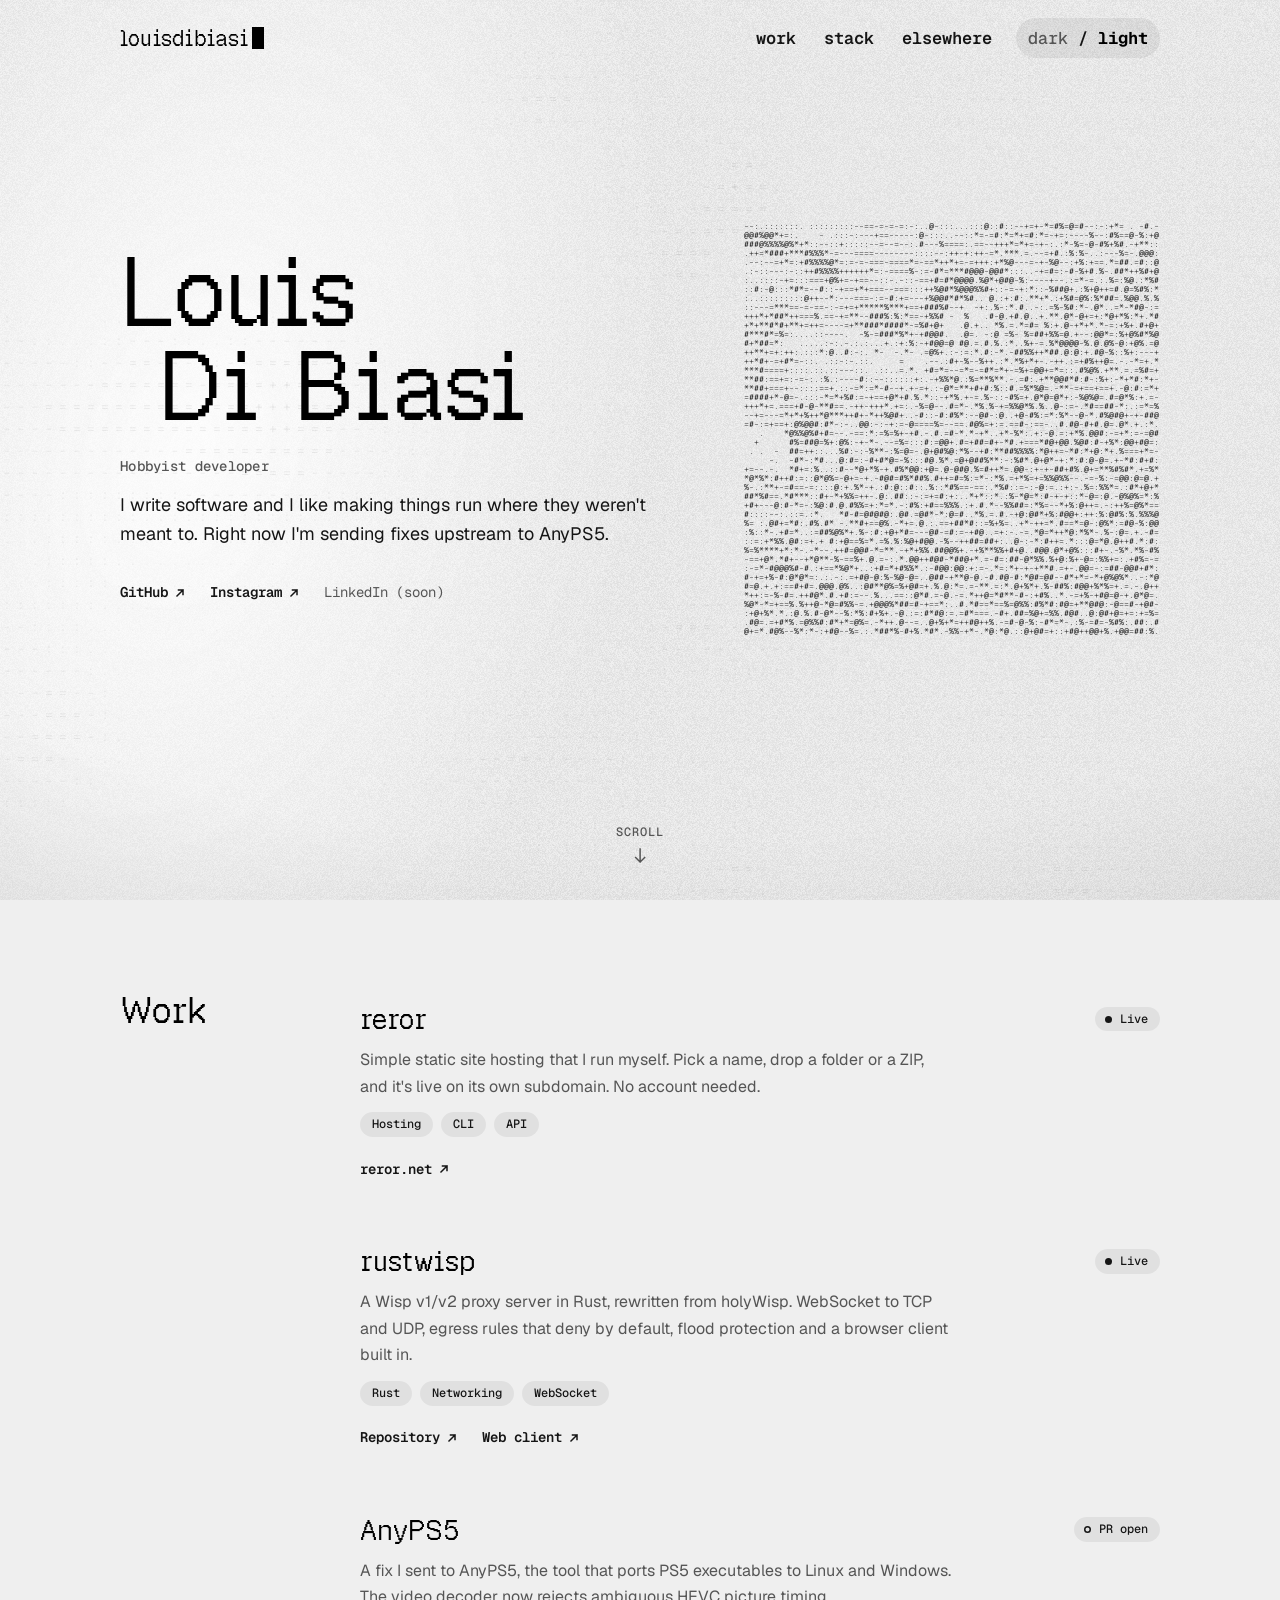
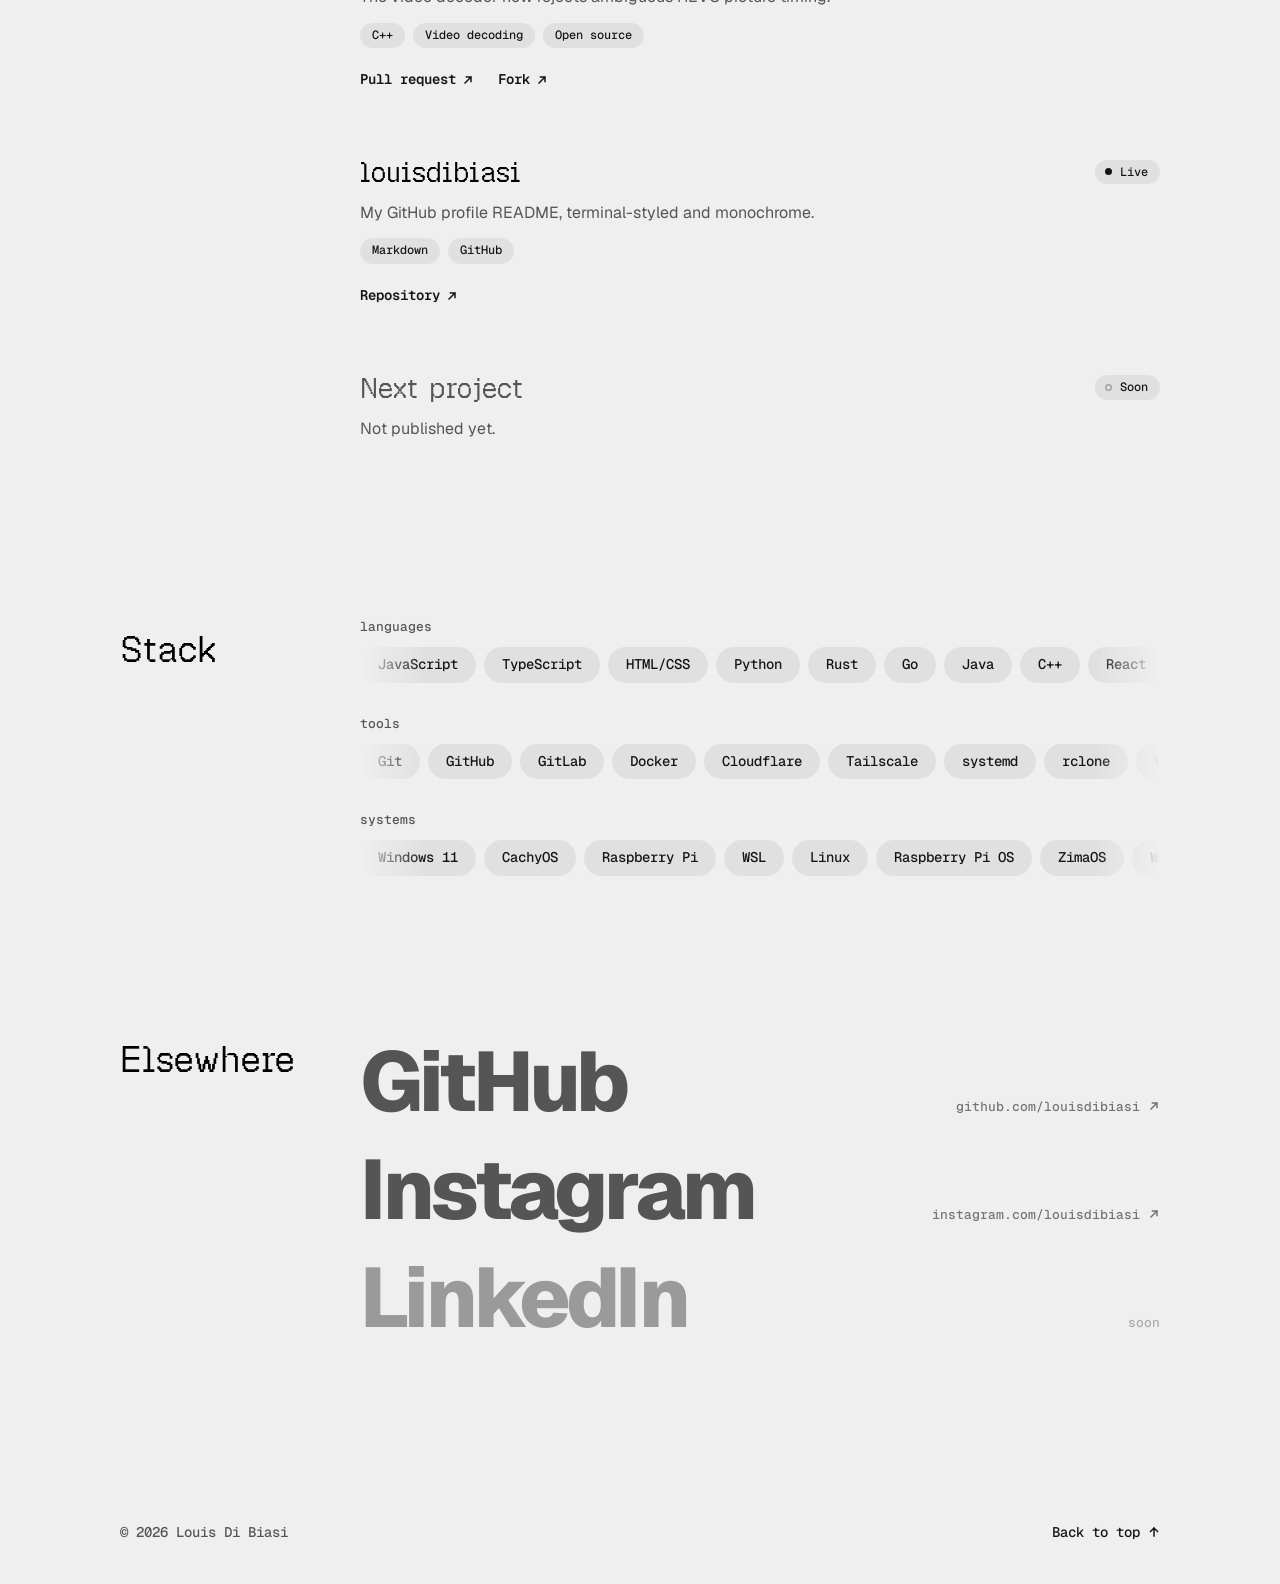
<file: index.html>
<!doctype html>
<html lang="en">
<head>
  <meta charset="utf-8">
  <meta name="viewport" content="width=device-width, initial-scale=1">
  <meta name="color-scheme" content="dark light">
  <meta name="darkreader-lock">
  <title>Louis Di Biasi</title>
  <meta name="description" content="Louis Di Biasi, hobbyist developer. I write software and like making things run where they weren't meant to. Projects, stack and links.">
  <link rel="canonical" href="https://louisdibiasi.is-a.dev/">
  <meta name="theme-color" content="#060606" media="(prefers-color-scheme: dark)">
  <meta name="theme-color" content="#efefef" media="(prefers-color-scheme: light)">
  <meta property="og:type" content="website">
  <meta property="og:url" content="https://louisdibiasi.is-a.dev/">
  <meta property="og:title" content="Louis Di Biasi">
  <meta property="og:description" content="Hobbyist developer. Projects, stack and links.">
  <meta name="twitter:card" content="summary">
  <meta name="twitter:title" content="Louis Di Biasi">
  <meta name="twitter:description" content="Hobbyist developer. Projects, stack and links.">
  <script>(function(){var d=document.documentElement;d.className+=" js";try{var t=localStorage.getItem("theme");if(t==="light"||t==="dark")d.setAttribute("data-theme",t)}catch(e){}})();</script>
  <link rel="preload" href="fonts/geist-pixel-square.woff2" as="font" type="font/woff2" crossorigin>
  <link rel="preload" href="fonts/geist-var.woff2" as="font" type="font/woff2" crossorigin>
  <link rel="stylesheet" href="css/styles.css">
  <link rel="icon" href="favicon.svg" type="image/svg+xml">
  <script src="js/main.js" defer></script>
  <script src="js/backdrop.js" defer></script>
  <script src="js/ascii-portrait.js" defer></script>
</head>
<body id="top">
  <div class="bg" aria-hidden="true">
    <i class="beam"></i>
    <canvas class="field"></canvas>
    <i class="grain"></i>
    <i class="vignette"></i>
  </div>
  <div class="sentinel" aria-hidden="true"></div>
  <a class="scroll-cue" href="#work" aria-label="Scroll down to work"><span>scroll</span><svg class="down" width="12" height="16" viewBox="0 0 12 16" aria-hidden="true" focusable="false"><path d="M6 1v13M1.5 9.5 6 14l4.5-4.5" fill="none" stroke="currentColor" stroke-width="1.5" stroke-linecap="square"/></svg></a>
  <a class="skip" href="#main">Skip to content</a>

  <header class="site-header">
    <div class="wrap bar">
      <a class="wordmark rl-host" href="#top" aria-label="louisdibiasi, back to top">
<span class="rl" aria-hidden="true"><span class="rl-w"><span class="rl-c" style="--i:0"><span data-c="l">l</span></span><span class="rl-c" style="--i:1"><span data-c="o">o</span></span><span class="rl-c" style="--i:2"><span data-c="u">u</span></span><span class="rl-c" style="--i:3"><span data-c="i">i</span></span><span class="rl-c" style="--i:4"><span data-c="s">s</span></span><span class="rl-c" style="--i:5"><span data-c="d">d</span></span><span class="rl-c" style="--i:6"><span data-c="i">i</span></span><span class="rl-c" style="--i:7"><span data-c="b">b</span></span><span class="rl-c" style="--i:8"><span data-c="i">i</span></span><span class="rl-c" style="--i:9"><span data-c="a">a</span></span><span class="rl-c" style="--i:10"><span data-c="s">s</span></span><span class="rl-c" style="--i:11"><span data-c="i">i</span></span></span></span>
<span class="cursor" aria-hidden="true"></span></a>
      <nav class="nav" aria-label="Sections">
        <div class="nav-links">
          <a href="#work">work</a>
          <a href="#stack">stack</a>
          <a href="#elsewhere">elsewhere</a>
        </div>
        <button class="theme-toggle" type="button" aria-label="dark / light theme"><span data-t="dark">dark</span> / <span data-t="light">light</span></button>
      </nav>
    </div>
  </header>

  <main id="main">
    <section class="hero" aria-labelledby="name">
      <div class="wrap hero-grid">
        <div class="hero-text">
          <h1 class="name" id="name">
<span class="vh">Louis Di Biasi</span>
<span class="n1 rl-host"><span class="rl" aria-hidden="true"><span class="rl-w"><span class="rl-c" style="--i:0"><span data-c="L">L</span></span><span class="rl-c" style="--i:1"><span data-c="o">o</span></span><span class="rl-c" style="--i:2"><span data-c="u">u</span></span><span class="rl-c" style="--i:3"><span data-c="i">i</span></span><span class="rl-c" style="--i:4"><span data-c="s">s</span></span></span></span></span>
<span class="n2 rl-host"><span class="rl" aria-hidden="true"><span class="rl-w"><span class="rl-c" style="--i:0"><span data-c="D">D</span></span><span class="rl-c" style="--i:1"><span data-c="i">i</span></span></span> <span class="rl-w"><span class="rl-c" style="--i:3"><span data-c="B">B</span></span><span class="rl-c" style="--i:4"><span data-c="i">i</span></span><span class="rl-c" style="--i:5"><span data-c="a">a</span></span><span class="rl-c" style="--i:6"><span data-c="s">s</span></span><span class="rl-c" style="--i:7"><span data-c="i">i</span></span></span></span></span>
</h1>
          <p class="role">Hobbyist developer</p>

          <p class="intro">I write software and I like making things run where they weren&#x27;t meant to. Right now I&#x27;m sending fixes upstream to AnyPS5.</p>

          <ul class="social" aria-label="Profiles">

            <li><a class="lnk" href="https://github.com/louisdibiasi" target="_blank" rel="noopener noreferrer"><span class="u">GitHub</span><svg class="arr" width="12" height="12" viewBox="0 0 12 12" aria-hidden="true" focusable="false"><path d="M3 9 9 3M4.5 3H9v4.5" fill="none" stroke="currentColor" stroke-width="1.5" stroke-linecap="square"/></svg><span class="vh"> (opens in a new tab)</span></a></li>
            <li><a class="lnk" href="https://www.instagram.com/louisdibiasi" target="_blank" rel="noopener noreferrer"><span class="u">Instagram</span><svg class="arr" width="12" height="12" viewBox="0 0 12 12" aria-hidden="true" focusable="false"><path d="M3 9 9 3M4.5 3H9v4.5" fill="none" stroke="currentColor" stroke-width="1.5" stroke-linecap="square"/></svg><span class="vh"> (opens in a new tab)</span></a></li>
            <li><span class="lnk is-soon" role="link" aria-disabled="true">LinkedIn (soon)</span></li>

          </ul>
        </div>
        <figure class="portrait" role="img" aria-label="ASCII portrait made from Louis's GitHub profile picture" data-src="assets/avatar-gray.jpg">

          <pre class="ascii-static" aria-hidden="true">++=:-:::::::..::::::::::::-:::::::::.....:..::.::::::-::::--:-**=:..:=-:...::.:::--=+**#
@@%#@%#++=-:....::.::::::.::---::-::.::..:..::--:-=--:--=++=:+*-.    ....::-==+*##%@@@@@
+###%%%%@@###*==--::::::::::::::::::.::::--==--------+*+**+=-:::.      ...::+*%@@@@@@@@@
.-=:=++**+**#@@@%#*=::::::--::::::-::::--===+=-===--=*****=:.....       .....:=#@%@@@@@@
.::.:::-=---+#%@@@@*==---:::---=--===---==+++===+++**###*-........      ....:::-+*@@@@@@
.:-::::---::-==**#%#==-=====-::----=----=+***#%%@@@@@@*-........  .      ....:::--*@@%%#
:::-:::-++----==--*%+=-=-+*=-::--:::--+*#%%*%@@@@@%+=---:..               .::::::::-----
:..:::.:.:=-===-:::--======---::-=-:::-+#@%##@@@@+... ...           ..      ::::::::+***
:.:::--=--::::--::.::-:-=------::---=++%%@@#*%+-.                    .      .::::::::=++
--==++*##+=::-.:-:::-===*##*###*%%*=-++##%#-:.                             ...:....:..::
+**##**#*++=----::::-:=#*####*##%@*-+++@@%:.....                        ................
##*#%**++=-:...:::.::::=++******++*-=#*@@%:..  ..                    ..-................
%**%%+*-:        ....    ....:::--==:-+%@@*...                .-.......-: ..............
#*###=+=::.     ..    ....         ..:=#@@%=.....    ..:..:-+***:....... ...-::-::......
***%*-==*#+:...     ...... .         .:=+****=....-=++==++****++=-:::--: .=----====--::.
#**%+---==:::... ....... .   ..   ... ..:---==.::-*+*+++=+++++==++===---  ---=-======-::
#**%=---+..--:...  ..::.    ........... :*++-:::-=+**++++++*+++++==+=--=. +#%@#++++==-::
**##+---+=:-::.:=:. ...:-::::.......... .:----=-:-+++=---=-----::.=+*###--+@@@@*++++=--:
=*#**+==-+-:.::.=*====++=--=---=-===-::...::.:----====... ..:-=+**#%%@@#-#:#@%%%+==-::..
-=+++=-::--++-:-++*#*+-=--=======-..:-::::.......:::--::-+*#%%%@@%%@%%%#-%+-%%##*::....:
--=--::-==*@@#==+#*++=:+++++=-*#*.  .:::::-.---::::-+**#%%%%%%%%%%%%@%%*-#%==*+*%-..  .:
-=:.:-----#@%@#*#***+-:.::::::-=-:..:--::--:=======*##%%%%######%%%%%#%+-#%%::=*%*:.  .
         .%%%%##*+=:--==+----==--::--::::::::=--=**##########*##%%%%%##=-%%%=.=#%#-.   .
         -%#***=-...+@%#==---::==--....::.....::=*########*#****#%%%#**=-%%+-.-#%%-:.  .
         :*#*=:.....:#%*-=---=-==-:..::::...::--+**######****++*#%%#*++=-%*--.-#%%+-...
      .   +#=:.......:-==-=+*+++==-::::....:-=+-+****#**#*+++++*####+=++:+-:==.=+==:::..
=--:.:.  -#+:......::::::=#%@#**+=-::......-=++=******+*#++++++*##*+==**.:::-:......::..
+**+*+-. +*=:.....:-:..-***@%%%%#*===::::-=+*#+=##**++*#*+=++*++++=+-==-.... .. ...  ...
*++*+*+:.*+=-.....::.:*%#+#@#%%#%==++===+####%++##*++*##+=+++**+=---::......... ...
+#=+=::.:#*+-......:+##%#+#@%##%%-:-=++*####%%++##==#%#*++**+*#+--::::::  . ...  .  ..
--:...:..==-:....  .#%#%**#%###%%#=+*#%%%**%%%*+#+=--+*+=***+*#*=-::::--...       .
.. ...:-            -##%+-**###%##@@@@%#*+*%%#***==-=++=+***+*##=-:----:.:.          ...
:. .. =#=:.         :*#*:+++###%*#%%%#*++*#%%#*++***#*=+****+*##+----==-.:-.           .
.....-**+=:....     .*#:+%*+##%%#%##*+=+***##*++*#%#*=+*****++#%+--=====:.-:. .
::---**+=:...:-::.::+%+=#*%**####**++=+***##*+**###*+=+*****+*#%+-====-==.:-:. ...
---=+*+=:....-===+=*%**##*******#++++++***##**####*+=+******+*#%+==--==++=.:::....
:-=+++=-:...:===**#***+==**+++++**+++*****#**###*+===+******+*##+=--==+==++...:
.:+++=-:....-+*##*+======-=+++++++*********###**+===++*****++*##+=--===++**-::...
-:++=-:.....*#*+==--------:-=+====+++++*******+====+++****++**##+=--==+++**--==:::..
==+=-::......::::::::::::::::---===++++++**++======++****+++*#%#+---=+++**+---++:::...
+==-::...... ...::::::::....  :::--==+++++==---===+++***+++**###+-:=+++**+*::-+*+::::::.
==-::....... .....::::::...    .:::::----------===++***+++***##*+-:=++*+=**::-=+*+-:::::
--::........ .....   .....      .::---:::------=+++***++++***##*=--=+++=+#*::=++***=::::
-:::........ .   .   ... ..       :---------===++++*+++=+++*###*=--=++==*#+:-=++++**+-::</pre>

          <canvas aria-hidden="true"></canvas>
        </figure>
      </div>
    </section>

    <div class="wrap">
      <section class="section" id="work" aria-labelledby="work-h">
        <h2 class="section-h" id="work-h">Work</h2>
        <ul class="rows">

          <li class="row" data-reveal>
            <div class="row-head"><h3 class="row-name">reror</h3><span class="status" data-s="live"><span class="dot" aria-hidden="true"></span>Live</span></div>
            <p class="row-blurb">Simple static site hosting that I run myself. Pick a name, drop a folder or a ZIP, and it&#x27;s live on its own subdomain. No account needed.</p>
            <ul class="row-tags"><li>Hosting</li><li>CLI</li><li>API</li></ul>
            <ul class="row-links"><li><a class="lnk" href="https://reror.net" target="_blank" rel="noopener noreferrer"><span class="u">reror.net</span><svg class="arr" width="12" height="12" viewBox="0 0 12 12" aria-hidden="true" focusable="false"><path d="M3 9 9 3M4.5 3H9v4.5" fill="none" stroke="currentColor" stroke-width="1.5" stroke-linecap="square"/></svg><span class="vh"> (opens in a new tab)</span></a></li></ul>
          </li>
          <li class="row" data-reveal>
            <div class="row-head"><h3 class="row-name">rustwisp</h3><span class="status" data-s="live"><span class="dot" aria-hidden="true"></span>Live</span></div>
            <p class="row-blurb">A Wisp v1/v2 proxy server in Rust, rewritten from holyWisp. WebSocket to TCP and UDP, egress rules that deny by default, flood protection and a browser client built in.</p>
            <ul class="row-tags"><li>Rust</li><li>Networking</li><li>WebSocket</li></ul>
            <ul class="row-links"><li><a class="lnk" href="https://github.com/louisdibiasi/rustwisp" target="_blank" rel="noopener noreferrer"><span class="u">Repository</span><svg class="arr" width="12" height="12" viewBox="0 0 12 12" aria-hidden="true" focusable="false"><path d="M3 9 9 3M4.5 3H9v4.5" fill="none" stroke="currentColor" stroke-width="1.5" stroke-linecap="square"/></svg><span class="vh"> (opens in a new tab)</span></a></li><li><a class="lnk" href="https://louisdibiasi.is-a.dev/rustwisp/" target="_blank" rel="noopener noreferrer"><span class="u">Web client</span><svg class="arr" width="12" height="12" viewBox="0 0 12 12" aria-hidden="true" focusable="false"><path d="M3 9 9 3M4.5 3H9v4.5" fill="none" stroke="currentColor" stroke-width="1.5" stroke-linecap="square"/></svg><span class="vh"> (opens in a new tab)</span></a></li></ul>
          </li>
          <li class="row" data-reveal>
            <div class="row-head"><h3 class="row-name">AnyPS5</h3><span class="status" data-s="open"><span class="dot" aria-hidden="true"></span>PR open</span></div>
            <p class="row-blurb">A fix I sent to AnyPS5, the tool that ports PS5 executables to Linux and Windows. The video decoder now rejects ambiguous HEVC picture timing.</p>
            <ul class="row-tags"><li>C++</li><li>Video decoding</li><li>Open source</li></ul>
            <ul class="row-links"><li><a class="lnk" href="https://github.com/boykopovar/AnyPS5/pull/14074" target="_blank" rel="noopener noreferrer"><span class="u">Pull request</span><svg class="arr" width="12" height="12" viewBox="0 0 12 12" aria-hidden="true" focusable="false"><path d="M3 9 9 3M4.5 3H9v4.5" fill="none" stroke="currentColor" stroke-width="1.5" stroke-linecap="square"/></svg><span class="vh"> (opens in a new tab)</span></a></li><li><a class="lnk" href="https://github.com/louisdibiasi/AnyPS5" target="_blank" rel="noopener noreferrer"><span class="u">Fork</span><svg class="arr" width="12" height="12" viewBox="0 0 12 12" aria-hidden="true" focusable="false"><path d="M3 9 9 3M4.5 3H9v4.5" fill="none" stroke="currentColor" stroke-width="1.5" stroke-linecap="square"/></svg><span class="vh"> (opens in a new tab)</span></a></li></ul>
          </li>
          <li class="row" data-reveal>
            <div class="row-head"><h3 class="row-name">louisdibiasi</h3><span class="status" data-s="live"><span class="dot" aria-hidden="true"></span>Live</span></div>
            <p class="row-blurb">My GitHub profile README, terminal-styled and monochrome.</p>
            <ul class="row-tags"><li>Markdown</li><li>GitHub</li></ul>
            <ul class="row-links"><li><a class="lnk" href="https://github.com/louisdibiasi/louisdibiasi" target="_blank" rel="noopener noreferrer"><span class="u">Repository</span><svg class="arr" width="12" height="12" viewBox="0 0 12 12" aria-hidden="true" focusable="false"><path d="M3 9 9 3M4.5 3H9v4.5" fill="none" stroke="currentColor" stroke-width="1.5" stroke-linecap="square"/></svg><span class="vh"> (opens in a new tab)</span></a></li></ul>
          </li>
          <li class="row is-placeholder" data-reveal>
            <div class="row-head"><h3 class="row-name">Next project</h3><span class="status" data-s="soon"><span class="dot" aria-hidden="true"></span>Soon</span></div>
            <p class="row-blurb">Not published yet.</p>
          </li>

        </ul>
      </section>

      <section class="section" id="stack" aria-labelledby="stack-h">
        <h2 class="section-h" id="stack-h">Stack</h2>
        <dl class="stack">

          <div class="stack-row" data-reveal><dt>languages</dt><dd><div class="marq"><ul class="items"><li>JavaScript</li><li>TypeScript</li><li>HTML/CSS</li><li>Python</li><li>Rust</li><li>Go</li><li>Java</li><li>C++</li><li>React</li><li>Node.js</li><li>Bash</li><li>PowerShell</li><li>SQL</li><li>Markdown</li></ul><div class="track" aria-hidden="true"><ul class="items"><li>JavaScript</li><li>TypeScript</li><li>HTML/CSS</li><li>Python</li><li>Rust</li><li>Go</li><li>Java</li><li>C++</li><li>React</li><li>Node.js</li><li>Bash</li><li>PowerShell</li><li>SQL</li><li>Markdown</li></ul><ul class="items"><li>JavaScript</li><li>TypeScript</li><li>HTML/CSS</li><li>Python</li><li>Rust</li><li>Go</li><li>Java</li><li>C++</li><li>React</li><li>Node.js</li><li>Bash</li><li>PowerShell</li><li>SQL</li><li>Markdown</li></ul></div></div></dd></div>
          <div class="stack-row" data-reveal><dt>tools</dt><dd><div class="marq"><ul class="items"><li>Git</li><li>GitHub</li><li>GitLab</li><li>Docker</li><li>Cloudflare</li><li>Tailscale</li><li>systemd</li><li>rclone</li><li>VS Code</li><li>Claude Code</li><li>Codex</li><li>ffmpeg</li><li>Obsidian</li><li>OBS Studio</li></ul><div class="track" aria-hidden="true"><ul class="items"><li>Git</li><li>GitHub</li><li>GitLab</li><li>Docker</li><li>Cloudflare</li><li>Tailscale</li><li>systemd</li><li>rclone</li><li>VS Code</li><li>Claude Code</li><li>Codex</li><li>ffmpeg</li><li>Obsidian</li><li>OBS Studio</li></ul><ul class="items"><li>Git</li><li>GitHub</li><li>GitLab</li><li>Docker</li><li>Cloudflare</li><li>Tailscale</li><li>systemd</li><li>rclone</li><li>VS Code</li><li>Claude Code</li><li>Codex</li><li>ffmpeg</li><li>Obsidian</li><li>OBS Studio</li></ul></div></div></dd></div>
          <div class="stack-row" data-reveal><dt>systems</dt><dd><div class="marq"><ul class="items"><li>Windows 11</li><li>CachyOS</li><li>Raspberry Pi</li><li>WSL</li><li>Linux</li><li>Raspberry Pi OS</li><li>ZimaOS</li></ul><div class="track" aria-hidden="true"><ul class="items"><li>Windows 11</li><li>CachyOS</li><li>Raspberry Pi</li><li>WSL</li><li>Linux</li><li>Raspberry Pi OS</li><li>ZimaOS</li><li>Windows 11</li><li>CachyOS</li><li>Raspberry Pi</li><li>WSL</li><li>Linux</li><li>Raspberry Pi OS</li><li>ZimaOS</li></ul><ul class="items"><li>Windows 11</li><li>CachyOS</li><li>Raspberry Pi</li><li>WSL</li><li>Linux</li><li>Raspberry Pi OS</li><li>ZimaOS</li><li>Windows 11</li><li>CachyOS</li><li>Raspberry Pi</li><li>WSL</li><li>Linux</li><li>Raspberry Pi OS</li><li>ZimaOS</li></ul></div></div></dd></div>

        </dl>
      </section>

      <section class="section" id="elsewhere" aria-labelledby="elsewhere-h">
        <h2 class="section-h" id="elsewhere-h">Elsewhere</h2>
        <ul class="elsewhere">

          <li data-reveal><a class="big" href="https://github.com/louisdibiasi" target="_blank" rel="noopener noreferrer"><span class="big-label"><span class="u">GitHub</span></span><span class="big-meta">github.com/louisdibiasi<svg class="arr" width="12" height="12" viewBox="0 0 12 12" aria-hidden="true" focusable="false"><path d="M3 9 9 3M4.5 3H9v4.5" fill="none" stroke="currentColor" stroke-width="1.5" stroke-linecap="square"/></svg></span><span class="vh"> (opens in a new tab)</span></a></li>
          <li data-reveal><a class="big" href="https://www.instagram.com/louisdibiasi" target="_blank" rel="noopener noreferrer"><span class="big-label"><span class="u">Instagram</span></span><span class="big-meta">instagram.com/louisdibiasi<svg class="arr" width="12" height="12" viewBox="0 0 12 12" aria-hidden="true" focusable="false"><path d="M3 9 9 3M4.5 3H9v4.5" fill="none" stroke="currentColor" stroke-width="1.5" stroke-linecap="square"/></svg></span><span class="vh"> (opens in a new tab)</span></a></li>
          <li data-reveal><span class="big is-soon" role="link" aria-disabled="true"><span class="big-label">LinkedIn</span><span class="big-meta">soon</span></span></li>

        </ul>
      </section>
    </div>
  </main>

  <footer class="site-footer">
    <div class="wrap">
      <div class="foot-bar">
        <p>© 2026 Louis Di Biasi</p>
        <a class="to-top" href="#top"><span class="u">Back to top</span> <svg class="up" width="12" height="12" viewBox="0 0 12 12" aria-hidden="true" focusable="false"><path d="M6 10V2M2.5 5.5 6 2l3.5 3.5" fill="none" stroke="currentColor" stroke-width="1.5" stroke-linecap="square"/></svg></a>
      </div>
    </div>
  </footer>
</body>
</html>
</file>
<file: css/styles.css>
@font-face {
  font-family: "Geist Pixel";
  src: url("../fonts/geist-pixel-square.woff2") format("woff2");
  font-weight: 400;
  font-display: swap;
}
@font-face {
  font-family: "Geist Pixel Grid";
  src: url("../fonts/geist-pixel-grid.woff2") format("woff2");
  font-weight: 400;
  font-display: swap;
}
@font-face {
  font-family: "Geist";
  src: url("../fonts/geist-var.woff2") format("woff2");
  font-weight: 100 900;
  font-display: swap;
}
@font-face {
  font-family: "Geist Mono";
  src: url("../fonts/geist-mono-var.woff2") format("woff2");
  font-weight: 100 900;
  font-display: swap;
}
@font-face {
  font-family: "Sans Fallback";
  src: local("Arial"), local("Helvetica Neue"), local("Segoe UI");
  size-adjust: 100%;
}
@font-face {
  font-family: "Mono Fallback";
  src: local("Consolas"), local("Menlo"), local("DejaVu Sans Mono");
  size-adjust: 104%;
}
:root {
  --bg: #060606;
  --fg: #ededed;
  --fg-hi: #ffffff;
  --muted: #a3a3a3;
  --faint: #5a5a5a;
  --chip: rgb(255 255 255 / 0.07);
  --chip-hi: rgb(255 255 255 / 0.13);
  --hover: rgb(255 255 255 / 0.04);
  --spot: rgb(255 255 255 / 0.07);
  --edge: rgb(255 255 255 / 0.1);
  --header-bg: rgb(6 6 6 / 0.72);
  --grain: 0.05;
  --beam-a: rgb(255 255 255 / 0.07);
  --pixel: "Geist Pixel", "Mono Fallback", ui-monospace, Consolas, monospace;
  --sans: "Geist", "Sans Fallback", system-ui, -apple-system, "Segoe UI", sans-serif;
  --mono: "Geist Mono", "Mono Fallback", ui-monospace, "Cascadia Mono", Consolas, monospace;
  --s1: 4px;
  --s2: 8px;
  --s3: 12px;
  --s4: 16px;
  --s5: 24px;
  --s6: 32px;
  --s7: 40px;
  --s8: 64px;
  --s9: 96px;
  --s10: 128px;
  --gutter: var(--s4);
  --ease: cubic-bezier(0.22, 0.61, 0.36, 1);
  --tap: 40px;
  color-scheme: dark;
}
@media (prefers-color-scheme: light) {
  :root:not([data-theme="dark"]) {
    --bg: #efefef;
    --fg: #151515;
    --fg-hi: #000000;
    --muted: #555555;
    --faint: #a5a5a5;
    --chip: rgb(0 0 0 / 0.06);
    --chip-hi: rgb(0 0 0 / 0.11);
    --hover: rgb(0 0 0 / 0.035);
    --spot: rgb(0 0 0 / 0.06);
    --edge: rgb(0 0 0 / 0.12);
    --header-bg: rgb(239 239 239 / 0.74);
    --grain: 0.07;
    --beam-a: rgb(255 255 255 / 0.9);
    color-scheme: light;
  }
}
:root[data-theme="light"] {
  --bg: #efefef;
  --fg: #151515;
  --fg-hi: #000000;
  --muted: #555555;
  --faint: #a5a5a5;
  --chip: rgb(0 0 0 / 0.06);
  --chip-hi: rgb(0 0 0 / 0.11);
  --hover: rgb(0 0 0 / 0.035);
  --spot: rgb(0 0 0 / 0.06);
  --edge: rgb(0 0 0 / 0.12);
  --header-bg: rgb(239 239 239 / 0.74);
  --grain: 0.07;
  --beam-a: rgb(255 255 255 / 0.9);
  color-scheme: light;
}
*,
*::before,
*::after {
  box-sizing: border-box;
}
html {
  -webkit-text-size-adjust: 100%;
  scrollbar-width: thin;
  scrollbar-color: var(--faint) transparent;
}
@media (prefers-reduced-motion: no-preference) {
  html {
    scroll-behavior: smooth;
  }
}
body {
  margin: 0;
  background: var(--bg);
  color: var(--fg);
  font: 400 16px/1.65 var(--sans);
  caret-color: var(--fg);
  -webkit-font-smoothing: antialiased;
  text-rendering: optimizeLegibility;
  overflow-x: clip;
}
::selection {
  background: var(--fg);
  color: var(--bg);
}
h1,
h2,
h3,
p,
ul,
ol,
dl,
dd,
figure {
  margin: 0;
}
ul,
ol {
  padding: 0;
  list-style: none;
}
a {
  color: inherit;
  text-decoration: none;
}
:focus-visible {
  outline: 2px solid var(--fg);
  outline-offset: 3px;
}
.vh {
  position: absolute;
  width: 1px;
  height: 1px;
  overflow: hidden;
  clip-path: inset(50%);
  white-space: nowrap;
}
.skip {
  position: absolute;
  left: var(--s4);
  top: -100px;
  z-index: 100;
  padding: var(--s2) var(--s3);
  background: var(--fg);
  color: var(--bg);
  font: 500 0.8125rem var(--mono);
}
.skip:focus {
  top: var(--s3);
}
.wrap {
  width: 100%;
  max-width: 1120px;
  margin-inline: auto;
  padding-inline: var(--gutter);
}
@media (min-width: 768px) {
  :root {
    --gutter: var(--s7);
  }
}

.bg {
  position: fixed;
  inset: 0;
  z-index: -1;
  overflow: hidden;
  pointer-events: none;
}
.bg > * {
  position: absolute;
  display: block;
}
.beam {
  top: -30%;
  left: -20%;
  width: 70vmax;
  height: 160%;
  background: radial-gradient(closest-side, var(--beam-a), transparent);
  filter: blur(40px);
  transform: rotate(18deg);
  animation: beam 60s ease-in-out infinite alternate;
}
@keyframes beam {
  from {
    transform: translate3d(-8%, 0, 0) rotate(18deg);
  }
  to {
    transform: translate3d(95%, 4%, 0) rotate(26deg);
  }
}
.field {
  inset: 0;
  width: 100%;
  height: 100%;
  color: var(--fg);
}
.grain {
  inset: -50%;
  background: url("../assets/grain.png");
  opacity: var(--grain);
  mix-blend-mode: overlay;
}
.vignette {
  inset: 0;
  background: radial-gradient(120% 90% at 50% 40%, transparent 55%, rgb(0 0 0 / 0.55));
}
:root[data-theme="light"] .vignette {
  background: radial-gradient(120% 90% at 50% 40%, transparent 60%, rgb(0 0 0 / 0.1));
}
@media (prefers-color-scheme: light) {
  :root:not([data-theme="dark"]) .vignette {
    background: radial-gradient(120% 90% at 50% 40%, transparent 60%, rgb(0 0 0 / 0.1));
  }
}

.rl-host {
  display: inline-block;
  width: fit-content;
}
.rl-w {
  display: inline-block;
  white-space: nowrap;
}
.rl-c {
  display: inline-block;
}
.rl-c > span {
  display: block;
}
@keyframes ripple {
  40%,
  60% {
    font-family: "Geist Pixel Grid", var(--pixel);
    opacity: 0.78;
  }
}
@media (hover: hover) and (prefers-reduced-motion: no-preference) {
  .rl-host:hover .rl-c > span,
  .rl-host:focus-visible .rl-c > span {
    animation: ripple 0.55s var(--ease) calc(var(--i, 0) * 28ms) 1 both;
  }
}

.sentinel {
  position: absolute;
  top: 0;
  left: 0;
  width: 1px;
  height: 24px;
  pointer-events: none;
}
.site-header {
  position: sticky;
  top: 0;
  z-index: 20;
  transition: background 0.3s var(--ease), box-shadow 0.3s var(--ease);
}
.site-header.is-stuck {
  background: var(--header-bg);
  -webkit-backdrop-filter: blur(16px) saturate(1.4);
  backdrop-filter: blur(16px) saturate(1.4);
  box-shadow: 0 1px 0 var(--edge);
}
.bar {
  display: flex;
  align-items: center;
  justify-content: space-between;
  gap: var(--s4);
  min-height: 76px;
}
.wordmark {
  display: inline-flex;
  align-items: center;
  min-height: var(--tap);
  font: 400 1.375rem/1 var(--pixel);
  letter-spacing: 0.01em;
  color: var(--fg-hi);
}
.cursor {
  display: inline-block;
  width: 0.55em;
  height: 1em;
  margin-left: 4px;
  background: currentColor;
  animation: blink 1.1s steps(1) infinite;
}
@keyframes blink {
  50% {
    opacity: 0;
  }
}
.nav {
  display: flex;
  align-items: center;
  gap: var(--s1);
}
.nav-links {
  display: none;
  gap: var(--s1);
}
@media (min-width: 600px) {
  .nav-links {
    display: flex;
  }
}
.nav a,
.theme-toggle {
  display: inline-flex;
  align-items: center;
  min-height: var(--tap);
  padding-inline: var(--s3);
  border-radius: 999px;
  color: var(--fg);
  font: 600 1.0625rem var(--mono);
  transition: background 0.25s var(--ease), color 0.25s var(--ease);
}
.nav a:hover,
.theme-toggle:hover {
  background: var(--chip);
  color: var(--fg-hi);
}
.theme-toggle {
  margin-left: var(--s2);
  border: 0;
  background: var(--chip);
  cursor: pointer;
  white-space: pre;
}
html:not(.js) .theme-toggle {
  display: none;
}
.theme-toggle [data-t] {
  color: var(--muted);
  font-weight: 500;
}
.theme-toggle[data-current="dark"] [data-t="dark"],
.theme-toggle[data-current="light"] [data-t="light"] {
  color: var(--fg-hi);
  font-weight: 700;
}

.u {
  position: relative;
}
.u::after {
  content: "";
  position: absolute;
  left: 0;
  right: 0;
  bottom: -0.1em;
  height: 2px;
  background: currentColor;
  transform: scaleX(0);
  transform-origin: left center;
  transition: transform 0.4s var(--ease);
}
a:hover .u::after,
a:focus-visible .u::after {
  transform: scaleX(1);
}
.arr {
  flex: none;
  width: 12px;
  height: 12px;
  overflow: visible;
  transition: transform 0.3s var(--ease);
}
.arr path {
  vector-effect: non-scaling-stroke;
}
a:hover > .arr,
a:focus-visible > .arr {
  transform: translate(2px, -2px);
}
.lnk {
  display: inline-flex;
  align-items: center;
  gap: 6px;
  min-height: var(--tap);
  font-weight: 600;
}
.lnk.is-soon {
  color: var(--muted);
  font-weight: 400;
  cursor: default;
}

.hero {
  position: relative;
  display: flex;
  align-items: flex-end;
  min-height: 92svh;
  margin-top: -77px;
  padding-block: var(--s9) var(--s8);
}
.hero-grid {
  position: relative;
  display: grid;
  gap: var(--s7);
}
.hero-text {
  max-width: 40rem;
}
.name {
  font: 400 clamp(3.25rem, 1.8rem + 7.2vw, 6rem) / 0.98 var(--pixel);
  letter-spacing: -0.01em;
  color: var(--fg-hi);
}
.name .rl-host {
  display: block;
}
.name .n2 {
  margin-left: 0.4em;
}
.role {
  margin-top: var(--s5);
  color: var(--muted);
  font: 500 0.875rem var(--mono);
  letter-spacing: 0.02em;
}
.intro {
  max-width: 44ch;
  margin-top: var(--s4);
  font-size: 1.125rem;
  line-height: 1.6;
}
.social {
  display: flex;
  flex-wrap: wrap;
  gap: 0 var(--s5);
  margin-top: var(--s5);
  font-family: var(--mono);
  font-size: 0.875rem;
}
.portrait {
  position: relative;
  order: -1;
  width: 70%;
  max-width: 460px;
  aspect-ratio: 1;
  color: var(--fg);
  container-type: inline-size;
}
.portrait canvas {
  position: absolute;
  inset: 0;
  width: 100%;
  height: 100%;
  opacity: 0;
}
.portrait.is-live canvas {
  opacity: 1;
}
.ascii-static {
  margin: 0;
  overflow: hidden;
  font: 400 0.5rem/1.2 var(--mono);
  font-size: calc(100cqw / 52.8);
  white-space: pre;
  color: var(--fg);
  opacity: 0.85;
  user-select: none;
}
.portrait.is-live .ascii-static {
  display: none;
}
@media (min-width: 860px) {
  .hero {
    align-items: center;
  }
  .hero-grid {
    grid-template-columns: minmax(0, 7fr) minmax(0, 5fr);
    align-items: center;
  }
  .portrait {
    order: 0;
    width: 100%;
    justify-self: end;
  }
}

main {
  padding-bottom: var(--s9);
}
.section {
  display: grid;
  grid-template-columns: minmax(0, 1fr);
  gap: var(--s5);
  padding-top: var(--s10);
  scroll-margin-top: 48px;
}
.section-h {
  font: 400 clamp(1.75rem, 1.4rem + 1.2vw, 2.25rem) / 1.1 var(--pixel);
  color: var(--fg-hi);
}
@media (min-width: 768px) {
  .section {
    grid-template-columns: 200px minmax(0, 1fr);
    gap: 0 var(--s7);
    padding-top: 152px;
  }
  .section-h {
    position: sticky;
    top: 112px;
    align-self: start;
    padding-top: var(--s3);
  }
}

.rows {
  display: grid;
  gap: var(--s2);
}
.row {
  position: relative;
  isolation: isolate;
  display: grid;
  gap: var(--s3);
  padding: var(--s5) var(--s3);
  margin-inline: calc(var(--s3) * -1);
  border-radius: 20px;
  transition: background 0.4s var(--ease);
}
@media (min-width: 768px) {
  .row {
    padding: var(--s5);
    margin-inline: calc(var(--s5) * -1);
  }
}
.row::before {
  content: "";
  position: absolute;
  inset: 0;
  z-index: -1;
  border-radius: inherit;
  background: radial-gradient(360px circle at var(--mx, 50%) var(--my, 0%), var(--spot), transparent 70%);
  opacity: 0;
  transition: opacity 0.4s var(--ease);
}
@media (hover: hover) {
  .row:not(.is-placeholder):hover {
    background: var(--hover);
  }
  .row:not(.is-placeholder):hover::before {
    opacity: 1;
  }
  .row:not(.is-placeholder):hover .row-name {
    transform: translateX(8px);
  }
}
.row-head {
  display: flex;
  align-items: center;
  justify-content: space-between;
  gap: var(--s4);
}
.row-name {
  font: 400 clamp(1.375rem, 1.1rem + 1vw, 1.75rem) / 1.15 var(--pixel);
  color: var(--fg-hi);
  transition: transform 0.4s var(--ease);
}
.status {
  display: inline-flex;
  align-items: center;
  gap: 8px;
  padding: 4px 12px 4px 10px;
  border-radius: 999px;
  background: var(--chip);
  font: 500 0.75rem/1.4 var(--mono);
  white-space: nowrap;
}
.dot {
  width: 7px;
  height: 7px;
  border-radius: 50%;
  background: var(--fg);
}
.status[data-s="open"] .dot,
.status[data-s="progress"] .dot {
  background: none;
  box-shadow: inset 0 0 0 1.5px var(--fg);
}
.status[data-s="soon"] .dot {
  background: none;
  box-shadow: inset 0 0 0 1.5px var(--faint);
}
.row-blurb {
  max-width: 54ch;
  color: var(--muted);
}
.row-tags {
  display: flex;
  flex-wrap: wrap;
  gap: var(--s2);
}
.row-tags li {
  padding: 3px 12px;
  border-radius: 999px;
  background: var(--chip);
  font: 500 0.75rem/1.6 var(--mono);
  color: var(--fg);
}
.row-links {
  display: flex;
  flex-wrap: wrap;
  gap: 0 var(--s5);
  font-family: var(--mono);
  font-size: 0.875rem;
}
.row.is-placeholder .row-name,
.row.is-placeholder .row-blurb {
  color: var(--muted);
}

.stack {
  display: grid;
  grid-template-columns: minmax(0, 1fr);
  gap: var(--s6);
  min-width: 0;
}
.stack-row {
  min-width: 0;
}
.stack-row dt {
  margin-bottom: var(--s3);
  color: var(--muted);
  font: 500 0.8125rem var(--mono);
}
.marq {
  overflow: hidden;
  padding-block: 8px;
  margin-block: -8px;
  -webkit-mask-image: linear-gradient(90deg, transparent, #000 8%, #000 92%, transparent);
  mask-image: linear-gradient(90deg, transparent, #000 8%, #000 92%, transparent);
}
.items {
  display: flex;
  flex-wrap: wrap;
  gap: var(--s2);
}
.items li {
  flex: none;
  padding: 8px 18px;
  border-radius: 999px;
  background: var(--chip);
  font: 500 0.875rem/1.4 var(--mono);
  white-space: nowrap;
  transition: background 0.25s var(--ease), transform 0.25s var(--ease), color 0.25s var(--ease);
}
.items li:hover {
  background: var(--chip-hi);
  color: var(--fg-hi);
  transform: scale(1.07);
}
.track {
  display: none;
}
@media (prefers-reduced-motion: no-preference) {
  .marq > .items {
    display: none;
  }
  .track {
    display: flex;
    width: max-content;
    animation: marquee 55s linear infinite;
  }
  .track .items {
    flex-wrap: nowrap;
    padding-right: var(--s2);
  }
  .stack-row:nth-child(2) .track {
    animation-direction: reverse;
    animation-duration: 65s;
  }
  .stack-row:nth-child(3) .track {
    animation-duration: 75s;
  }
}
@keyframes marquee {
  to {
    transform: translateX(-50%);
  }
}

.elsewhere {
  display: grid;
}
.big {
  display: flex;
  align-items: baseline;
  justify-content: space-between;
  gap: var(--s4);
  padding-block: var(--s3);
  color: var(--muted);
  transition: color 0.35s var(--ease);
}
.big-label {
  font: 800 clamp(2.5rem, 1.2rem + 6vw, 5.25rem) / 1 var(--sans);
  letter-spacing: -0.045em;
  transition: transform 0.45s var(--ease);
}
.big-meta {
  display: inline-flex;
  align-items: center;
  gap: 8px;
  font: 500 0.8125rem var(--mono);
  opacity: 0.8;
}
.big-label .u::after {
  height: 4px;
  bottom: -0.04em;
}
a.big:hover,
a.big:focus-visible {
  color: var(--fg-hi);
}
a.big:hover .big-label,
a.big:focus-visible .big-label {
  transform: translateX(14px);
}
.big.is-soon {
  cursor: default;
  opacity: 0.55;
}
@media (max-width: 599px) {
  .big-meta {
    display: none;
  }
}

.site-footer {
  position: relative;
  overflow: hidden;
  padding-top: var(--s7);
}
.foot-bar {
  display: flex;
  align-items: center;
  justify-content: space-between;
  gap: var(--s4);
  padding-block: var(--s5) var(--s6);
  font: 500 0.875rem var(--mono);
  color: var(--muted);
}
.to-top {
  display: inline-flex;
  align-items: center;
  gap: 8px;
  min-height: var(--tap);
  padding-inline: var(--s3);
  margin-right: calc(var(--s3) * -1);
  border-radius: 999px;
  color: var(--fg);
  transition: background 0.3s var(--ease), color 0.3s var(--ease);
}
.to-top .up {
  flex: none;
  transition: transform 0.4s var(--ease);
}
.to-top:hover,
.to-top:focus-visible {
  background: var(--chip);
  color: var(--fg-hi);
}
.to-top:hover .up,
.to-top:focus-visible .up {
  transform: translateY(-4px);
}

.scroll-cue {
  position: fixed;
  left: 50%;
  bottom: 28px;
  z-index: 15;
  display: flex;
  flex-direction: column;
  align-items: center;
  gap: 8px;
  padding: 8px 12px;
  color: var(--muted);
  font: 500 0.75rem var(--mono);
  letter-spacing: 0.08em;
  text-transform: uppercase;
  transform: translateX(-50%);
  transition: opacity 0.5s var(--ease), color 0.3s var(--ease);
}
.scroll-cue:hover {
  color: var(--fg-hi);
}
html.scrolled .scroll-cue {
  opacity: 0;
  pointer-events: none;
}
html:not(.js) .scroll-cue {
  display: none;
}
@media (prefers-reduced-motion: no-preference) {
  .scroll-cue .down {
    animation: bob 1.8s var(--ease) infinite;
  }
}
@keyframes bob {
  50% {
    transform: translateY(5px);
  }
}

html.js [data-reveal] {
  opacity: 0;
  transform: translateY(8px);
  filter: blur(3px);
  transition: opacity 0.6s var(--ease), transform 0.6s var(--ease), filter 0.6s var(--ease);
}
html.js [data-reveal].is-in {
  opacity: 1;
  transform: none;
  filter: none;
}

@supports (animation-timeline: scroll()) {
  @media (prefers-reduced-motion: no-preference) {
    .hero-text,
    .portrait {
      animation: hero-out linear both;
      animation-timeline: scroll(root);
      animation-range: 0 70vh;
    }
    .portrait {
      animation-name: portrait-out;
    }
    .row {
      animation: row-in linear both;
      animation-timeline: view();
      animation-range: entry 0% entry 45%;
    }
  }
}
@keyframes hero-out {
  to {
    opacity: 0.1;
    transform: translateY(-48px);
  }
}
@keyframes portrait-out {
  to {
    opacity: 0.15;
    transform: translateY(-28px) scale(0.96);
  }
}
@keyframes row-in {
  from {
    opacity: 0.25;
    transform: translateY(24px);
  }
}

@media (prefers-reduced-motion: reduce) {
  .cursor,
  .beam {
    animation: none;
  }
  html.js [data-reveal] {
    opacity: 1;
    transform: none;
    filter: none;
    transition: none;
  }
  .row,
  .row-name,
  .big-label {
    transition: none;
  }
}

::view-transition-old(root),
::view-transition-new(root) {
  animation-duration: 0.55s;
  animation-timing-function: cubic-bezier(0.22, 0.61, 0.36, 1);
}
html.theme-fade *,
html.theme-fade *::before,
html.theme-fade *::after {
  transition: background-color 0.5s ease, color 0.5s ease, box-shadow 0.5s ease, opacity 0.5s ease !important;
}
</file>
